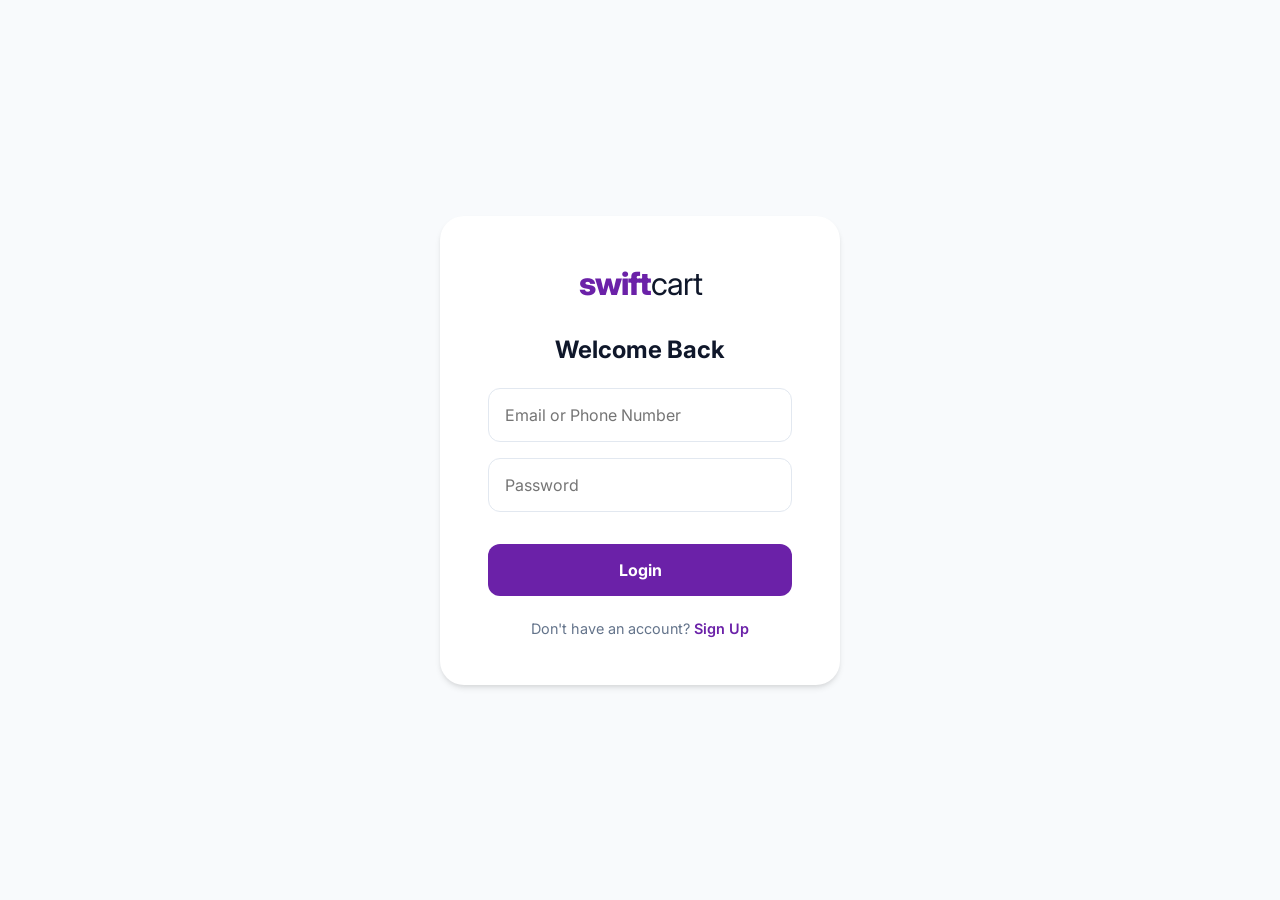
<file: frontend/login.html>
<!DOCTYPE html>
<html lang="en">
<head>
    <meta charset="UTF-8">
    <meta name="viewport" content="width=device-width, initial-scale=1.0">
    <title>Swift Cart | Login</title>
    <link rel="stylesheet" href="css/style.css">
    <link href="https://fonts.googleapis.com/css2?family=Inter:wght@400;500;600;700;800&display=swap" rel="stylesheet">
    <style>
        .auth-container {
            display: flex;
            align-items: center;
            justify-content: center;
            min-height: 100vh;
            background: var(--bg-main);
        }
        .auth-card {
            background: var(--bg-card);
            padding: 3rem;
            border-radius: 24px;
            box-shadow: var(--shadow-md);
            width: 100%;
            max-width: 400px;
            text-align: center;
        }
        .auth-input {
            width: 100%;
            padding: 1rem;
            margin-bottom: 1rem;
            border: 1px solid var(--border-color);
            border-radius: 12px;
            font-size: 1rem;
            outline: none;
            transition: border-color 0.2s;
        }
        .auth-input:focus {
            border-color: var(--brand-primary);
        }
        .auth-btn {
            width: 100%;
            padding: 1rem;
            background: var(--brand-primary);
            color: white;
            border: none;
            border-radius: 12px;
            font-size: 1rem;
            font-weight: 700;
            cursor: pointer;
            margin-top: 1rem;
            transition: opacity 0.2s;
        }
        .auth-btn:hover {
            opacity: 0.9;
        }
        .auth-link {
            color: var(--brand-primary);
            text-decoration: none;
            font-weight: 600;
        }
    </style>
</head>
<body>
    <div class="auth-container">
        <div class="auth-card">
            <a href="index.html" class="brand-logo" style="display: block; margin-bottom: 2rem;">
                swift<span>cart</span>
            </a>
            <h2 style="margin-bottom: 1.5rem; color: var(--text-main);">Welcome Back</h2>
            <form id="login-form">
                <input type="text" id="login-email" class="auth-input" placeholder="Email or Phone Number" required>
                <input type="password" class="auth-input" placeholder="Password" required>
                <button type="submit" class="auth-btn">Login</button>
            </form>
            
            <script>
                document.getElementById('login-form').addEventListener('submit', (e) => {
                    e.preventDefault();
                    const email = document.getElementById('login-email').value;
                    const username = email.split('@')[0];
                    localStorage.setItem('velox_user', username);
                    window.location.href = 'index.html';
                });
            </script>
            <p style="margin-top: 1.5rem; color: var(--text-muted); font-size: 0.9rem;">
                Don't have an account? <a href="signup.html" class="auth-link">Sign Up</a>
            </p>
        </div>
    </div>
</body>
</html>
</file>
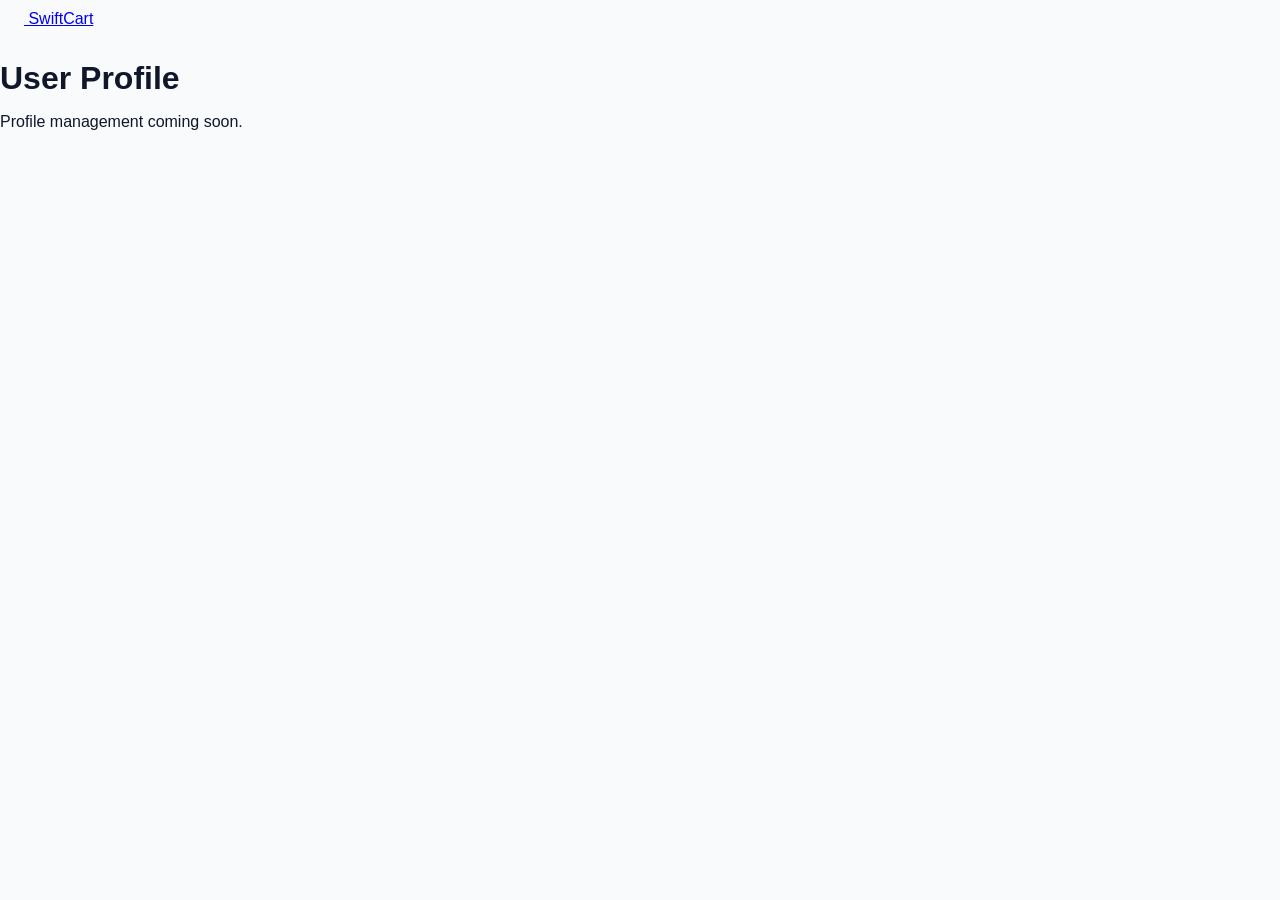
<file: frontend/profile.html>
<!DOCTYPE html>
<html lang="en">
<head>
    <meta charset="UTF-8">
    <meta name="viewport" content="width=device-width, initial-scale=1.0">
    <title>Swift Cart | Profile</title>
    <link rel="stylesheet" href="css/style.css">
</head>
<body>
    <header>
        <a href="index.html" class="logo">
            <svg width="24" height="24" viewBox="0 0 24 24" fill="none" stroke="var(--electric-indigo)" stroke-width="2" stroke-linecap="round" stroke-linejoin="round">
                <polygon points="13 2 3 14 12 14 11 22 21 10 12 10 13 2"></polygon>
            </svg>
            Swift<span>Cart</span>
        </a>
    </header>
    <div class="container">
        <h1 style="margin-top: 2rem;">User Profile</h1>
        <p style="color: var(--text-secondary); margin-top: 1rem;">Profile management coming soon.</p>
    </div>
</body>
</html>
</file>
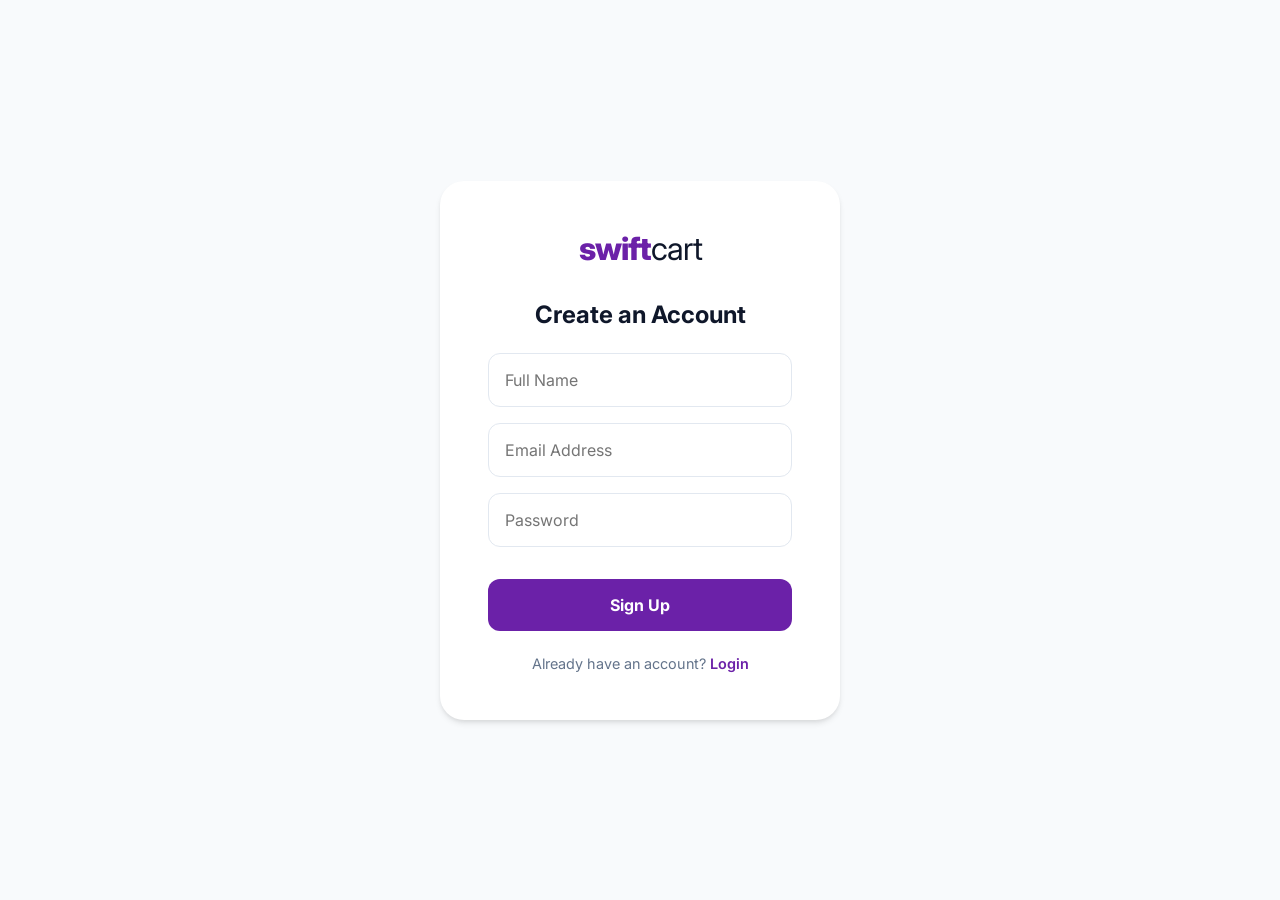
<file: frontend/signup.html>
<!DOCTYPE html>
<html lang="en">
<head>
    <meta charset="UTF-8">
    <meta name="viewport" content="width=device-width, initial-scale=1.0">
    <title>Swift Cart | Sign Up</title>
    <link rel="stylesheet" href="css/style.css">
    <link href="https://fonts.googleapis.com/css2?family=Inter:wght@400;500;600;700;800&display=swap" rel="stylesheet">
    <style>
        .auth-container {
            display: flex;
            align-items: center;
            justify-content: center;
            min-height: 100vh;
            background: var(--bg-main);
        }
        .auth-card {
            background: var(--bg-card);
            padding: 3rem;
            border-radius: 24px;
            box-shadow: var(--shadow-md);
            width: 100%;
            max-width: 400px;
            text-align: center;
        }
        .auth-input {
            width: 100%;
            padding: 1rem;
            margin-bottom: 1rem;
            border: 1px solid var(--border-color);
            border-radius: 12px;
            font-size: 1rem;
            outline: none;
            transition: border-color 0.2s;
        }
        .auth-input:focus {
            border-color: var(--brand-primary);
        }
        .auth-btn {
            width: 100%;
            padding: 1rem;
            background: var(--brand-primary);
            color: white;
            border: none;
            border-radius: 12px;
            font-size: 1rem;
            font-weight: 700;
            cursor: pointer;
            margin-top: 1rem;
            transition: opacity 0.2s;
        }
        .auth-btn:hover {
            opacity: 0.9;
        }
        .auth-link {
            color: var(--brand-primary);
            text-decoration: none;
            font-weight: 600;
        }
    </style>
</head>
<body>
    <div class="auth-container">
        <div class="auth-card">
            <a href="index.html" class="brand-logo" style="display: block; margin-bottom: 2rem;">
                swift<span>cart</span>
            </a>
            <h2 style="margin-bottom: 1.5rem; color: var(--text-main);">Create an Account</h2>
            <form id="signup-form">
                <input type="text" id="signup-name" class="auth-input" placeholder="Full Name" required>
                <input type="email" class="auth-input" placeholder="Email Address" required>
                <input type="password" class="auth-input" placeholder="Password" required>
                <button type="submit" class="auth-btn">Sign Up</button>
            </form>
            
            <script>
                document.getElementById('signup-form').addEventListener('submit', (e) => {
                    e.preventDefault();
                    const name = document.getElementById('signup-name').value;
                    const username = name.split(' ')[0]; // Use first name
                    localStorage.setItem('velox_user', username);
                    window.location.href = 'index.html';
                });
            </script>
            <p style="margin-top: 1.5rem; color: var(--text-muted); font-size: 0.9rem;">
                Already have an account? <a href="login.html" class="auth-link">Login</a>
            </p>
        </div>
    </div>
</body>
</html>
</file>
<file: frontend/css/style.css>
:root {
    --brand-primary: #6B21A8; /* Purple/Indigo */
    --brand-secondary: #9333EA;
    --bg-main: #F8FAFC;
    --bg-card: #FFFFFF;
    --text-main: #0F172A;
    --text-muted: #64748B;
    --border-color: #E2E8F0;
    --shadow-sm: 0 1px 3px rgba(0,0,0,0.05);
    --shadow-md: 0 4px 6px -1px rgba(0,0,0,0.1), 0 2px 4px -1px rgba(0,0,0,0.06);
    --shadow-hover: 0 10px 15px -3px rgba(0,0,0,0.1), 0 4px 6px -2px rgba(0,0,0,0.05);
    --danger: #EF4444;
    --success: #10B981;
}

* {
    box-sizing: border-box;
    margin: 0;
    padding: 0;
    font-family: 'Inter', -apple-system, BlinkMacSystemFont, "Segoe UI", Roboto, sans-serif;
}

body {
    background-color: var(--bg-main);
    color: var(--text-main);
    overflow-x: hidden;
    min-height: 100vh;
    display: flex;
    flex-direction: column;
}

/* Custom Cursor CSS */
body {
    cursor: crosshair; /* Fallback */
}

#cursor-follower {
    position: fixed;
    top: 0;
    left: 0;
    width: 20px;
    height: 20px;
    background: var(--brand-secondary);
    border-radius: 50%;
    pointer-events: none;
    z-index: 9999;
    transform: translate(-50%, -50%);
    transition: width 0.2s, height 0.2s, background 0.2s;
    mix-blend-mode: multiply;
}

#liquid-cursor-container {
    position: fixed;
    top: 0;
    left: 0;
    width: 100vw;
    height: 100vh;
    pointer-events: none;
    z-index: 9998;
    filter: url('#gooey');
}

.cursor-particle {
    position: absolute;
    display: flex;
    align-items: center;
    justify-content: center;
    font-size: 1.5rem;
    pointer-events: none;
    user-select: none;
    animation: floatUp 1s cubic-bezier(0.16, 1, 0.3, 1) forwards;
    /* The gooey filter will blend these if they have a background, but we are using emojis. 
       To make the liquid effect work on text/emojis, we wrap them in a blob. */
    background: var(--brand-primary);
    border-radius: 50%;
    width: 40px;
    height: 40px;
    color: white;
    transform-origin: center;
}

@keyframes floatUp {
    0% {
        transform: translate(-50%, -50%) scale(1);
        opacity: 1;
    }
    100% {
        transform: translate(calc(-50% + var(--tx)), calc(-50% + var(--ty))) scale(0);
        opacity: 0;
    }
}

/* Header */
header.top-nav {
    background: var(--bg-card);
    padding: 0.75rem 2rem;
    display: flex;
    justify-content: space-between;
    align-items: center;
    border-bottom: 1px solid var(--border-color);
    position: sticky;
    top: 0;
    z-index: 1000;
    box-shadow: var(--shadow-sm);
}

.nav-left {
    display: flex;
    align-items: center;
    gap: 2rem;
}

.brand-logo {
    font-size: 2rem;
    font-weight: 800;
    color: var(--brand-primary);
    text-decoration: none;
    letter-spacing: -1px;
}
.brand-logo span {
    font-weight: 400;
    color: var(--text-main);
}

.location-selector {
    display: flex;
    align-items: center;
    gap: 0.5rem;
    font-size: 0.9rem;
    font-weight: 600;
    color: var(--text-muted);
    cursor: pointer;
    padding: 0.5rem;
    border-radius: 8px;
    transition: background 0.2s;
}
.location-selector:hover {
    background: var(--bg-main);
}

.nav-center {
    flex: 1;
    max-width: 600px;
    margin: 0 2rem;
}

.search-bar {
    display: flex;
    align-items: center;
    background: var(--bg-main);
    border: 1px solid var(--border-color);
    border-radius: 12px;
    padding: 0.75rem 1rem;
    gap: 0.75rem;
    transition: border-color 0.2s, box-shadow 0.2s;
}

.search-bar:focus-within {
    border-color: var(--brand-secondary);
    box-shadow: 0 0 0 3px rgba(147, 51, 234, 0.1);
    background: var(--bg-card);
}

.search-bar input {
    border: none;
    background: transparent;
    width: 100%;
    font-size: 1rem;
    color: var(--text-main);
    outline: none;
}

.nav-right {
    display: flex;
    gap: 1.5rem;
}

.icon-btn {
    background: transparent;
    border: none;
    display: flex;
    flex-direction: column;
    align-items: center;
    gap: 0.25rem;
    color: var(--text-main);
    font-size: 0.8rem;
    font-weight: 600;
    cursor: pointer;
    transition: color 0.2s;
}
.icon-btn:hover {
    color: var(--brand-primary);
}

.cart-badge {
    position: absolute;
    top: -5px;
    right: -8px;
    background: var(--danger);
    color: white;
    font-size: 0.7rem;
    font-weight: bold;
    padding: 2px 6px;
    border-radius: 10px;
    border: 2px solid var(--bg-card);
}

/* Category Ribbon */
.category-ribbon {
    display: flex;
    gap: 1rem;
    padding: 1rem 2rem;
    background: var(--bg-card);
    border-bottom: 1px solid var(--border-color);
    overflow-x: auto;
    scrollbar-width: none; /* Firefox */
}
.category-ribbon::-webkit-scrollbar {
    display: none; /* Chrome/Safari */
}

.cat-pill {
    display: flex;
    flex-direction: column;
    align-items: center;
    gap: 0.5rem;
    padding: 0.5rem 1rem;
    background: transparent;
    border: none;
    border-radius: 12px;
    cursor: pointer;
    min-width: 80px;
    transition: all 0.2s;
    font-size: 0.9rem;
    font-weight: 600;
    color: var(--text-muted);
}

.cat-pill .cat-icon {
    font-size: 2rem;
    background: var(--bg-main);
    width: 60px;
    height: 60px;
    display: flex;
    align-items: center;
    justify-content: center;
    border-radius: 16px;
    transition: transform 0.2s, box-shadow 0.2s;
}

.cat-pill:hover .cat-icon {
    transform: translateY(-2px);
    box-shadow: var(--shadow-sm);
}

.cat-pill.active {
    color: var(--brand-primary);
}
.cat-pill.active .cat-icon {
    background: rgba(147, 51, 234, 0.1);
    box-shadow: inset 0 0 0 2px var(--brand-secondary);
}

/* Main Content */
.main-content {
    padding: 2rem;
    max-width: 1400px;
    margin: 0 auto;
    width: 100%;
}

/* Banners */
.banners-section {
    display: flex;
    gap: 1.5rem;
    margin-bottom: 3rem;
    height: 250px;
}

.banner {
    flex: 1;
    border-radius: 20px;
    overflow: hidden;
    position: relative;
    background: #E0E7FF;
    display: flex;
    align-items: center;
    box-shadow: var(--shadow-sm);
}

.banner-left {
    background: linear-gradient(135deg, #E0E7FF, #EDE9FE);
}

.banner-content {
    padding: 2.5rem;
    z-index: 10;
}

.banner-overlay {
    position: absolute;
    top: 0;
    left: 0;
    width: 100%;
    height: 100%;
    background: linear-gradient(to right, rgba(0,0,0,0.8), transparent);
    padding: 2.5rem;
    display: flex;
    flex-direction: column;
    justify-content: center;
}

/* Light Product Grid */
.product-grid-light {
    display: grid;
    grid-template-columns: repeat(auto-fill, minmax(220px, 1fr));
    gap: 1.5rem;
}

.product-card {
    background: var(--bg-card);
    border: 1px solid var(--border-color);
    border-radius: 16px;
    padding: 1rem;
    transition: all 0.2s ease;
    display: flex;
    flex-direction: column;
}

.product-card:hover {
    box-shadow: var(--shadow-hover);
    transform: translateY(-4px);
}

.product-image-container {
    width: 100%;
    height: 160px;
    border-radius: 12px;
    overflow: hidden;
    margin-bottom: 1rem;
    background: var(--bg-main);
}

.product-image {
    width: 100%;
    height: 100%;
    object-fit: cover;
}

.product-info {
    display: flex;
    flex-direction: column;
    flex: 1;
}

.product-info h3 {
    font-size: 1rem;
    font-weight: 600;
    margin-bottom: 0.5rem;
    line-height: 1.4;
    color: var(--text-main);
}

.stock-indicator {
    font-size: 0.8rem;
    color: var(--text-muted);
    margin-bottom: auto; /* Pushes price to bottom */
}

.price-row {
    display: flex;
    justify-content: space-between;
    align-items: center;
    margin-top: 1rem;
}

.product-price {
    font-size: 1.25rem;
    font-weight: 700;
    color: var(--text-main);
}

.btn.add-to-cart {
    background: transparent;
    color: var(--brand-primary);
    border: 1px solid var(--brand-primary);
    padding: 0.5rem 1rem;
    border-radius: 8px;
    font-weight: 600;
    font-size: 0.9rem;
    transition: all 0.2s;
    cursor: pointer;
}

.btn.add-to-cart:hover {
    background: var(--brand-primary);
    color: white;
}

/* Overrides for generic components (Drawer/Chat) to fit Light Theme */
.light-drawer {
    background: var(--bg-card) !important;
    color: var(--text-main);
}
.light-drawer .drawer-header {
    border-bottom: 1px solid var(--border-color);
}
.light-drawer .drawer-footer {
    background: var(--bg-card);
    border-top: 1px solid var(--border-color);
}
.light-drawer .cart-item {
    background: var(--bg-main);
    border-color: var(--border-color);
    color: var(--text-main);
}
.light-drawer .close-drawer {
    color: var(--text-main);
    background: var(--bg-main);
}

.btn.checkout-btn {
    background: var(--brand-primary);
    color: white;
    border: none;
    border-radius: 12px;
    padding: 1rem;
    font-weight: 700;
    cursor: pointer;
}

.support-fab {
    background: var(--brand-primary);
    box-shadow: var(--shadow-md);
    position: fixed;
    bottom: 2rem;
    right: 2rem;
    width: 60px;
    height: 60px;
    border-radius: 50%;
    color: white;
    border: none;
    cursor: pointer;
    display: flex;
    align-items: center;
    justify-content: center;
    z-index: 900;
}

.light-chat {
    background: var(--bg-card) !important;
    border-color: var(--border-color) !important;
    color: var(--text-main);
}
.light-chat .chat-header {
    background: var(--brand-primary);
    color: white;
}
.light-chat .msg.bot {
    background: var(--bg-main);
    border: 1px solid var(--border-color);
    color: var(--text-main);
}
.light-chat .msg.user {
    background: var(--brand-primary);
    color: white;
}
.light-chat .chat-input {
    background: var(--bg-card);
    border-top: 1px solid var(--border-color);
}
.chat-input input {
    background: var(--bg-main);
    border: 1px solid var(--border-color);
    color: var(--text-main);
}

/* Base Velocity Drawer */
.drawer-overlay {
    position: fixed;
    top: 0;
    left: 0;
    width: 100vw;
    height: 100vh;
    background: rgba(0, 0, 0, 0.5);
    z-index: 999;
    opacity: 0;
    pointer-events: none;
    transition: opacity 0.3s ease;
}

.drawer-overlay.active {
    opacity: 1;
    pointer-events: all;
}

.velocity-drawer {
    position: fixed;
    top: 0;
    right: -450px;
    width: 450px;
    height: 100vh;
    background: var(--bg-card);
    border-left: 1px solid var(--border-color);
    z-index: 1000;
    transition: right 0.4s cubic-bezier(0.16, 1, 0.3, 1);
    display: flex;
    flex-direction: column;
    box-shadow: -10px 0 30px rgba(0, 0, 0, 0.1);
}

.velocity-drawer.active {
    right: 0;
}

.drawer-header {
    padding: 1.5rem;
    border-bottom: 1px solid var(--border-color);
    display: flex;
    justify-content: space-between;
    align-items: center;
}

.close-drawer {
    background: transparent;
    border: none;
    font-size: 1.5rem;
    cursor: pointer;
}

.drawer-body {
    flex: 1;
    padding: 1.5rem;
    overflow-y: auto;
}

.cart-item {
    display: flex;
    justify-content: space-between;
    align-items: center;
    padding: 1rem;
    background: var(--bg-main);
    border-radius: 8px;
    margin-bottom: 1rem;
}

.drawer-footer {
    padding: 1.5rem;
    border-top: 1px solid var(--border-color);
    background: var(--bg-card);
}

.eta-box {
    background: rgba(16, 185, 129, 0.1);
    border: 1px solid var(--success);
    border-radius: 8px;
    padding: 1rem;
    margin-bottom: 1rem;
    text-align: center;
}

.eta-time {
    font-size: 1.5rem;
    font-weight: 700;
    color: var(--success);
}

/* Base Chat Window */
.chat-window {
    position: fixed;
    bottom: 90px;
    right: 2rem;
    width: 350px;
    height: 450px;
    background: var(--bg-card);
    border: 1px solid var(--border-color);
    border-radius: 16px;
    box-shadow: var(--shadow-hover);
    z-index: 900;
    display: flex;
    flex-direction: column;
    opacity: 0;
    pointer-events: none;
    transform: translateY(20px);
    transition: all 0.3s ease;
}

.chat-window.active {
    opacity: 1;
    pointer-events: all;
    transform: translateY(0);
}

.chat-header {
    padding: 1rem;
    background: var(--brand-primary);
    color: white;
    border-radius: 16px 16px 0 0;
    font-weight: 600;
    display: flex;
    justify-content: space-between;
}

.chat-body {
    flex: 1;
    padding: 1rem;
    overflow-y: auto;
    display: flex;
    flex-direction: column;
    gap: 1rem;
}

.msg {
    padding: 0.75rem 1rem;
    border-radius: 12px;
    max-width: 80%;
}

.msg.bot {
    background: var(--bg-main);
    align-self: flex-start;
    border-bottom-left-radius: 0;
}

.msg.user {
    background: var(--brand-primary);
    color: white;
    align-self: flex-end;
    border-bottom-right-radius: 0;
}

.chat-input {
    padding: 1rem;
    border-top: 1px solid var(--border-color);
    display: flex;
    gap: 0.5rem;
}

.chat-input input {
    flex: 1;
    padding: 0.75rem;
    border-radius: 8px;
    border: 1px solid var(--border-color);
}

.chat-input button {
    padding: 0.75rem 1rem;
    border-radius: 8px;
    background: var(--brand-primary);
    border: none;
    color: white;
    cursor: pointer;
}

.rx-input {
    margin-top: 1rem;
    display: none;
}
.rx-input.active {
    display: block;
}

/* Product Preview Overlay Hover Effect */
.product-card:hover .preview-overlay {
    opacity: 1 !important;
}
</file>
